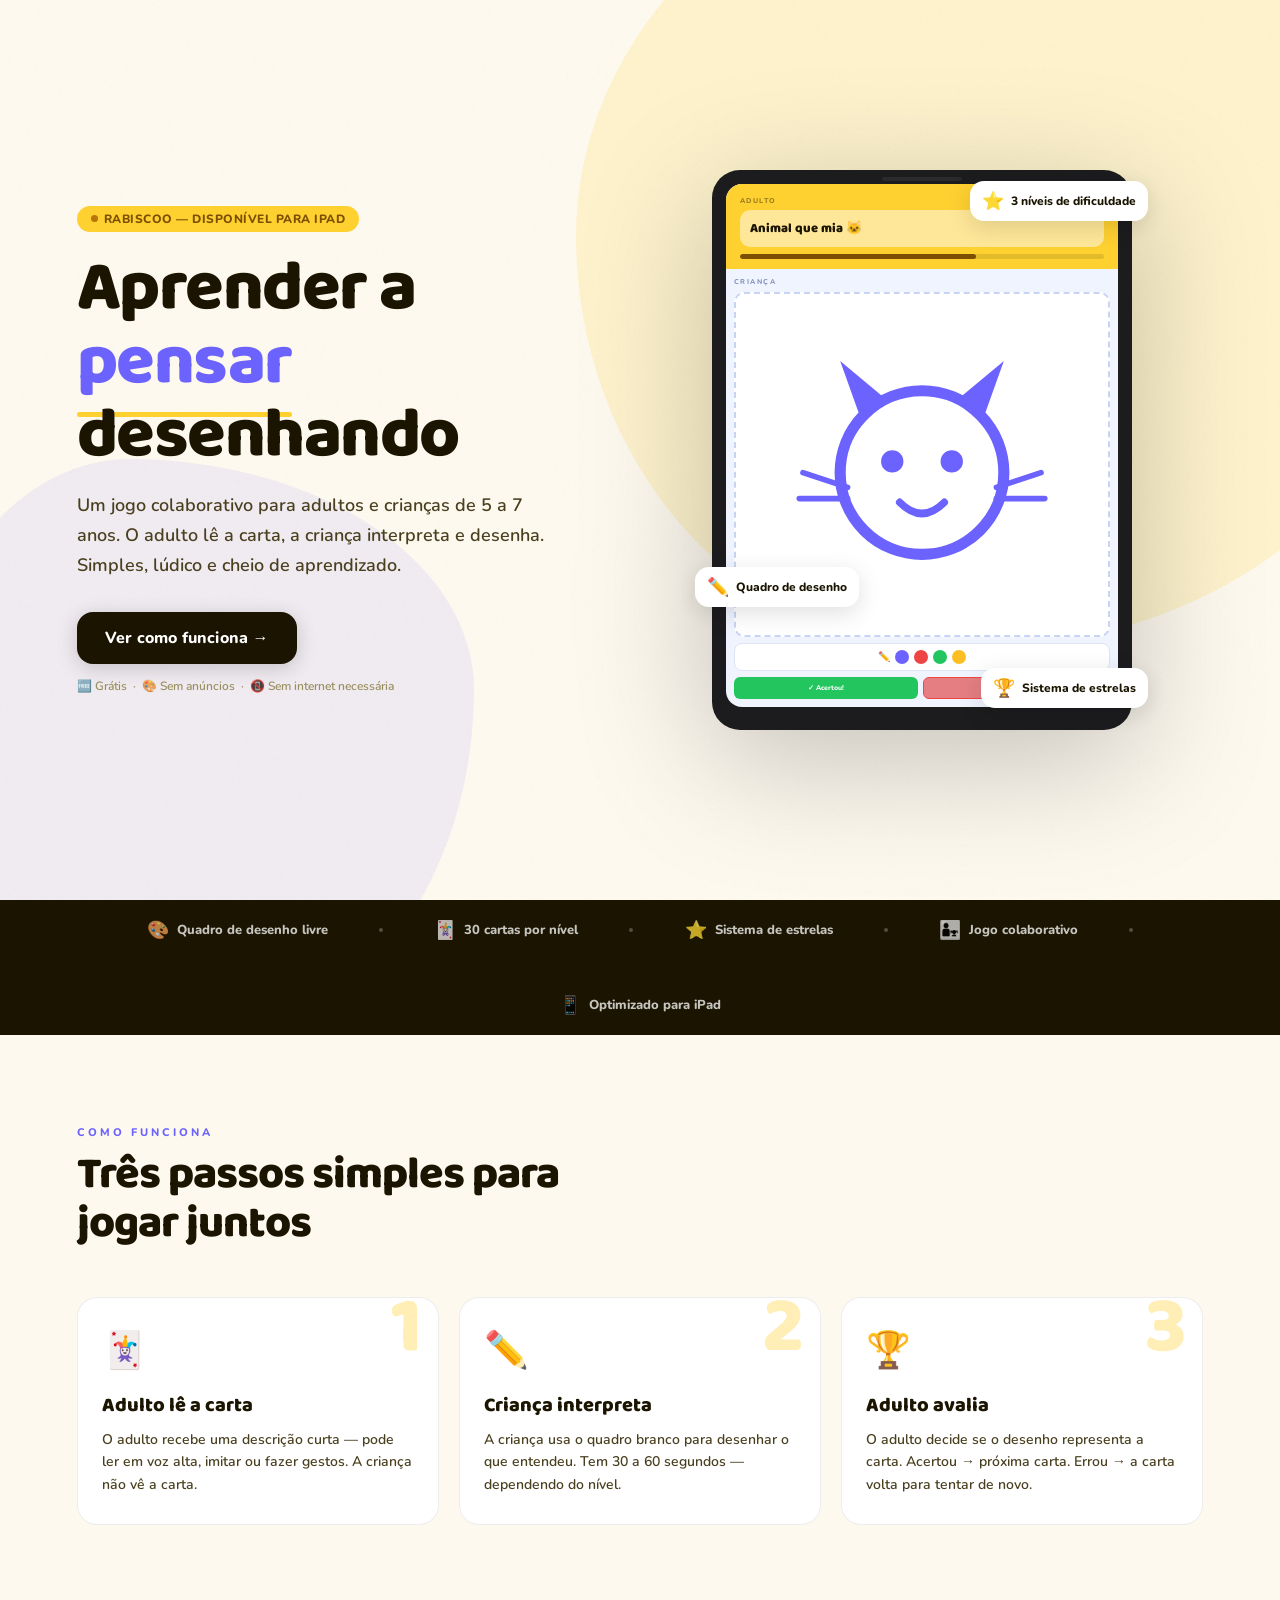
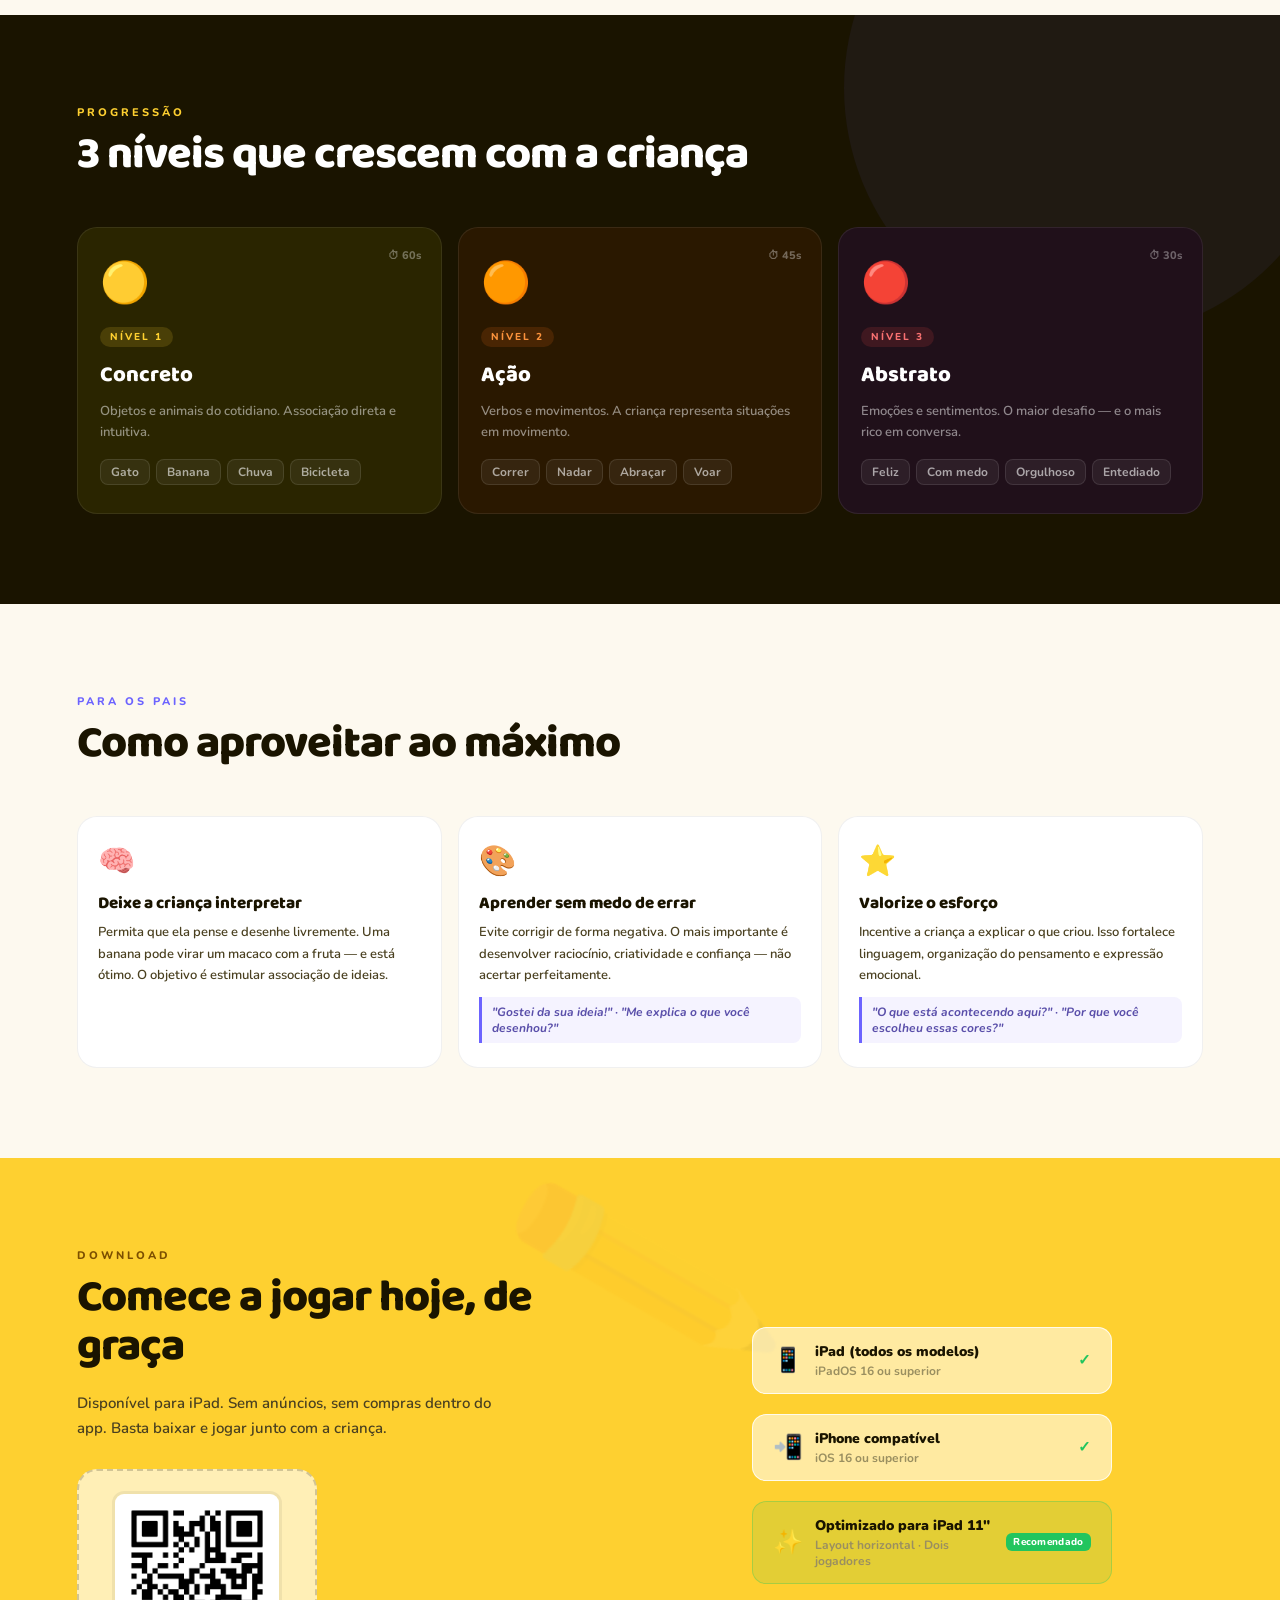
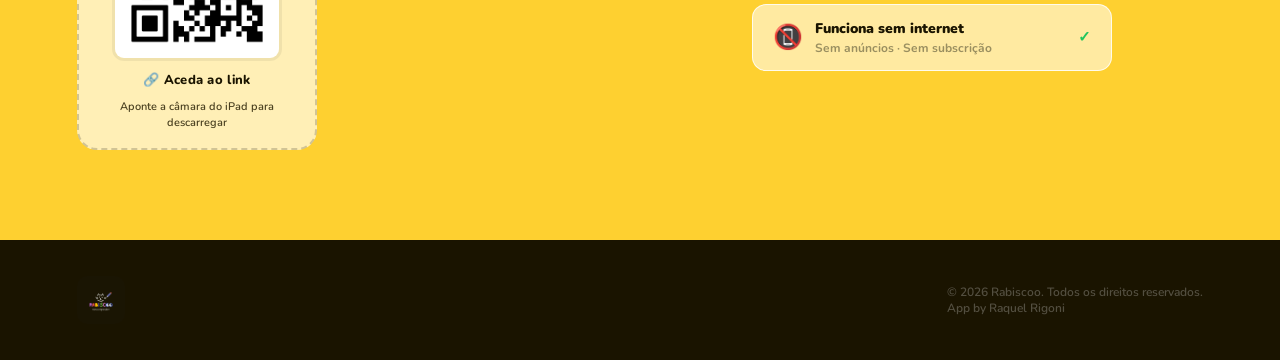
<file: index.html>
<!DOCTYPE html>
<html lang="pt-BR">
<head>
<meta charset="UTF-8"/>
<meta name="viewport" content="width=device-width, initial-scale=1.0"/>
<title>Rabiscoo — App para iPad</title>
<link rel="preconnect" href="https://fonts.googleapis.com"/>
<link rel="preconnect" href="https://fonts.gstatic.com" crossorigin/>
<link href="https://fonts.googleapis.com/css2?family=Baloo+2:wght@400;600;700;800;900&family=Nunito:wght@400;600;700;800&display=swap" rel="stylesheet"/>
<style>
:root {
  --yellow:   #FED030;
  --yellow-d: #e8bc1a;
  --purple:   #6c63ff;
  --purple-d: #4e46d4;
  --red:      #ef4444;
  --green:    #22c55e;
  --bg:       #fdf9ef;
  --ink:      #1a1400;
  --ink2:     #4a4020;
  --muted:    #9a8f60;
  --card-bg:  #ffffff;
  --radius:   20px;
  --font-display: 'Baloo 2', cursive;
  --font-body:    'Nunito', sans-serif;
}

*, *::before, *::after { box-sizing: border-box; margin: 0; padding: 0; }

html { scroll-behavior: smooth; }

body {
  font-family: var(--font-body);
  background: var(--bg);
  color: var(--ink);
  overflow-x: hidden;
}

/* ── NOISE TEXTURE OVERLAY ── */
body::before {
  content: '';
  position: fixed; inset: 0; z-index: 0;
  background-image: url("data:image/svg+xml,%3Csvg viewBox='0 0 256 256' xmlns='http://www.w3.org/2000/svg'%3E%3Cfilter id='noise'%3E%3CfeTurbulence type='fractalNoise' baseFrequency='0.9' numOctaves='4' stitchTiles='stitch'/%3E%3C/filter%3E%3Crect width='100%25' height='100%25' filter='url(%23noise)' opacity='0.03'/%3E%3C/svg%3E");
  pointer-events: none;
  opacity: .5;
}

/* ── LAYOUT ── */
.page { position: relative; z-index: 1; }

/* ━━━━━━━━━━━━━━━━━━━━━
   HERO
━━━━━━━━━━━━━━━━━━━━━ */
.hero {
  min-height: 100svh;
  display: grid;
  grid-template-columns: 1fr 1fr;
  align-items: center;
  gap: 0;
  padding: 0 6vw;
  position: relative;
  overflow: hidden;
}

/* blob background */
.hero::before {
  content: '';
  position: absolute;
  top: -20%; right: -10%;
  width: 65vw; height: 65vw;
  border-radius: 60% 40% 55% 45% / 50% 60% 40% 50%;
  background: var(--yellow);
  opacity: .18;
  animation: blobmove 10s ease-in-out infinite alternate;
  pointer-events: none;
}
.hero::after {
  content: '';
  position: absolute;
  bottom: -15%; left: -8%;
  width: 45vw; height: 45vw;
  border-radius: 40% 60% 45% 55% / 60% 40% 60% 40%;
  background: var(--purple);
  opacity: .09;
  animation: blobmove2 13s ease-in-out infinite alternate;
  pointer-events: none;
}
@keyframes blobmove  { from{transform:rotate(0deg) scale(1)} to{transform:rotate(20deg) scale(1.08)} }
@keyframes blobmove2 { from{transform:rotate(0deg) scale(1)} to{transform:rotate(-15deg) scale(1.1)} }

.hero-text { position: relative; z-index: 3; padding: 80px 0; }

.hero-badge {
  display: inline-flex;
  align-items: center;
  gap: 6px;
  background: var(--yellow);
  border-radius: 99px;
  padding: 5px 14px;
  font-size: 12px;
  font-weight: 800;
  color: #7c4f00;
  letter-spacing: .5px;
  text-transform: uppercase;
  margin-bottom: 20px;
  animation: fadein .6s ease both;
}
.hero-badge-dot {
  width: 7px; height: 7px;
  border-radius: 50%;
  background: #b8760a;
  animation: pulse-dot 1.5s ease infinite;
}
@keyframes pulse-dot {
  0%,100% { transform: scale(1); opacity: 1; }
  50%      { transform: scale(1.5); opacity: .6; }
}

.hero-title {
  font-family: var(--font-display);
  font-size: clamp(42px, 5.5vw, 72px);
  font-weight: 900;
  line-height: 1.05;
  color: var(--ink);
  letter-spacing: -1.5px;
  animation: fadein .7s .1s ease both;
}
.hero-title em {
  font-style: normal;
  color: var(--purple);
  position: relative;
}
.hero-title em::after {
  content: '';
  position: absolute;
  bottom: 2px; left: 0; right: 0;
  height: 5px;
  background: var(--yellow);
  border-radius: 3px;
  z-index: -1;
}

.hero-sub {
  font-size: clamp(15px, 1.6vw, 18px);
  font-weight: 600;
  color: var(--ink2);
  line-height: 1.65;
  margin-top: 18px;
  max-width: 480px;
  animation: fadein .7s .2s ease both;
}

.hero-cta-row {
  display: flex;
  align-items: center;
  gap: 14px;
  margin-top: 32px;
  flex-wrap: wrap;
  animation: fadein .7s .3s ease both;
}

.btn-download {
  display: inline-flex;
  align-items: center;
  gap: 10px;
  background: var(--ink);
  color: #fff;
  border: none;
  border-radius: 16px;
  padding: 15px 28px;
  font-family: var(--font-body);
  font-size: 16px;
  font-weight: 800;
  cursor: pointer;
  text-decoration: none;
  transition: transform .15s, box-shadow .15s, background .15s;
  box-shadow: 0 4px 20px rgba(0,0,0,0.18);
  letter-spacing: .2px;
}
.btn-download:hover {
  transform: translateY(-2px);
  box-shadow: 0 8px 28px rgba(0,0,0,0.22);
  background: #2a2000;
}
.btn-download:active { transform: scale(.97); }

.btn-secondary {
  display: inline-flex;
  align-items: center;
  gap: 7px;
  background: transparent;
  color: var(--ink2);
  border: 2px solid rgba(0,0,0,0.15);
  border-radius: 16px;
  padding: 13px 20px;
  font-family: var(--font-body);
  font-size: 14px;
  font-weight: 800;
  cursor: pointer;
  text-decoration: none;
  transition: border-color .15s, background .15s;
}
.btn-secondary:hover { border-color: var(--purple); background: rgba(108,99,255,.05); color: var(--purple); }

.hero-note {
  margin-top: 14px;
  font-size: 12px;
  font-weight: 600;
  color: var(--muted);
  display: flex;
  align-items: center;
  gap: 6px;
  animation: fadein .7s .4s ease both;
}

/* ── IPAD MOCKUP ── */
.hero-visual {
  position: relative;
  z-index: 2;
  display: flex;
  align-items: center;
  justify-content: center;
  padding: 60px 0;
  animation: fadein .8s .2s ease both;
}

.ipad-wrap {
  position: relative;
  width: min(420px, 40vw);
  filter: drop-shadow(0 32px 64px rgba(0,0,0,0.22));
}
.ipad-frame {
  background: #1c1c1e;
  border-radius: 28px;
  padding: 14px;
  position: relative;
  aspect-ratio: 3/4;
}
.ipad-frame::before {
  content: '';
  position: absolute;
  top: 7px; left: 50%; transform: translateX(-50%);
  width: 80px; height: 4px;
  background: #2a2a2c;
  border-radius: 3px;
}
.ipad-screen {
  background: #f0f4ff;
  border-radius: 16px;
  overflow: hidden;
  width: 100%;
  aspect-ratio: 3/4;
  display: flex;
  flex-direction: column;
  position: relative;
}

/* mini app preview inside iPad */
.mini-adult {
  background: var(--yellow);
  padding: 12px 14px 10px;
  flex-shrink: 0;
}
.mini-card {
  background: rgba(255,255,255,.5);
  border-radius: 10px;
  padding: 8px 10px;
  font-family: var(--font-display);
  font-size: 13px;
  font-weight: 800;
  color: var(--ink);
}
.mini-timer {
  height: 5px;
  background: rgba(0,0,0,.1);
  border-radius: 99px;
  margin-top: 7px;
  overflow: hidden;
}
.mini-timer-fill {
  height: 100%;
  width: 65%;
  background: #7c4f00;
  border-radius: 99px;
  animation: timerloop 4s ease-in-out infinite alternate;
}
@keyframes timerloop { from{width:100%} to{width:10%} }

.mini-child {
  flex: 1;
  padding: 8px;
  display: flex;
  flex-direction: column;
  gap: 6px;
}
.mini-canvas {
  flex: 1;
  background: #fff;
  border-radius: 10px;
  border: 2px dashed #c8d4f5;
  position: relative;
  overflow: hidden;
}
.mini-drawing {
  position: absolute; inset: 0;
}
.mini-toolbar {
  height: 28px;
  background: #fff;
  border-radius: 8px;
  border: 1.5px solid #dde5f5;
  display: flex;
  align-items: center;
  justify-content: center;
  gap: 5px;
  padding: 0 8px;
  flex-shrink: 0;
}
.mini-color {
  width: 14px; height: 14px; border-radius: 50%;
}
.mini-btns { display: flex; gap: 5px; flex-shrink: 0; }
.mini-btn-g {
  flex: 1; height: 22px;
  background: #22c55e;
  border-radius: 6px;
  font-size: 7px; font-weight: 800; color: #fff;
  display: flex; align-items: center; justify-content: center;
}
.mini-btn-r {
  flex: 1; height: 22px;
  background: rgba(220,38,38,.57);
  border: 1.5px solid #ef4444;
  border-radius: 6px;
  font-size: 7px; font-weight: 800; color: #fff;
  display: flex; align-items: center; justify-content: center;
}

/* floating elements around iPad */
.float-badge {
  position: absolute;
  background: #fff;
  border-radius: 14px;
  padding: 8px 12px;
  display: flex;
  align-items: center;
  gap: 7px;
  font-family: var(--font-body);
  font-size: 12px;
  font-weight: 800;
  color: var(--ink);
  box-shadow: 0 6px 24px rgba(0,0,0,0.13);
  white-space: nowrap;
}
.float-badge .fb-ico { font-size: 18px; }

.float1 { top: 2%; right: -4%; animation: float1 5s ease-in-out infinite alternate; z-index: 1; }
.float2 { bottom: 22%; left: -4%; animation: float2 6s ease-in-out infinite alternate; z-index: 1; }
.float3 { bottom: 4%; right: -4%; animation: float1 7s 1s ease-in-out infinite alternate; z-index: 1; }

@keyframes float1 { from{transform:translateY(0) rotate(-2deg)} to{transform:translateY(-10px) rotate(2deg)} }
@keyframes float2 { from{transform:translateY(0) rotate(2deg)} to{transform:translateY(-12px) rotate(-2deg)} }

/* ━━━━━━━━━━━━━━━━━━━━━
   FEATURES STRIP
━━━━━━━━━━━━━━━━━━━━━ */
.strip {
  background: var(--ink);
  padding: 18px 6vw;
  display: flex;
  align-items: center;
  justify-content: center;
  gap: clamp(24px, 4vw, 60px);
  flex-wrap: wrap;
  overflow: hidden;
  position: relative;
}
.strip-item {
  display: flex;
  align-items: center;
  gap: 8px;
  font-size: 13px;
  font-weight: 800;
  color: rgba(255,255,255,.75);
  white-space: nowrap;
}
.strip-item .si-ico { font-size: 18px; }
.strip-dot { width: 4px; height: 4px; border-radius: 50%; background: rgba(255,255,255,.25); }

/* ━━━━━━━━━━━━━━━━━━━━━
   HOW IT WORKS
━━━━━━━━━━━━━━━━━━━━━ */
.section { padding: 90px 6vw; }

.section-label {
  font-size: 11px;
  font-weight: 800;
  letter-spacing: 3px;
  text-transform: uppercase;
  color: var(--purple);
  margin-bottom: 10px;
}
.section-title {
  font-family: var(--font-display);
  font-size: clamp(28px, 3.5vw, 46px);
  font-weight: 900;
  line-height: 1.1;
  color: var(--ink);
  letter-spacing: -1px;
  max-width: 560px;
  margin-bottom: 48px;
}

.steps-grid {
  display: grid;
  grid-template-columns: repeat(3, 1fr);
  gap: 20px;
}
.step-card {
  background: var(--card-bg);
  border-radius: var(--radius);
  padding: 28px 24px;
  border: 1.5px solid rgba(0,0,0,0.07);
  position: relative;
  overflow: hidden;
  transition: transform .2s, box-shadow .2s;
}
.step-card:hover {
  transform: translateY(-4px);
  box-shadow: 0 16px 40px rgba(0,0,0,0.09);
}
.step-card::before {
  content: attr(data-num);
  position: absolute;
  top: -10px; right: 16px;
  font-family: var(--font-display);
  font-size: 80px;
  font-weight: 900;
  color: var(--yellow);
  opacity: .35;
  line-height: 1;
  pointer-events: none;
}
.step-icon { font-size: 36px; margin-bottom: 14px; }
.step-title {
  font-family: var(--font-display);
  font-size: 20px;
  font-weight: 800;
  color: var(--ink);
  margin-bottom: 8px;
}
.step-desc {
  font-size: 14px;
  font-weight: 600;
  color: var(--ink2);
  line-height: 1.6;
}

/* ━━━━━━━━━━━━━━━━━━━━━
   LEVELS SECTION
━━━━━━━━━━━━━━━━━━━━━ */
.levels-section {
  background: var(--ink);
  padding: 90px 6vw;
  position: relative;
  overflow: hidden;
}
.levels-section::before {
  content: '';
  position: absolute;
  top: -30%; right: -5%;
  width: 500px; height: 500px;
  border-radius: 50%;
  background: var(--purple);
  opacity: .07;
  pointer-events: none;
}

.levels-section .section-label { color: var(--yellow); }
.levels-section .section-title { color: #fff; max-width: 100%; }

.levels-grid {
  display: grid;
  grid-template-columns: repeat(3, 1fr);
  gap: 16px;
  margin-top: 40px;
}
.level-card {
  border-radius: var(--radius);
  padding: 28px 22px;
  border: 1.5px solid rgba(255,255,255,.08);
  position: relative;
  overflow: hidden;
  transition: transform .2s, border-color .2s;
}
.level-card:hover {
  transform: translateY(-4px);
  border-color: rgba(255,255,255,.18);
}
.level-card-1 { background: #2a2500; }
.level-card-2 { background: #2a1800; }
.level-card-3 { background: #20101a; }

.level-emoji { font-size: 40px; margin-bottom: 14px; }
.level-badge-pill {
  display: inline-block;
  font-size: 10px;
  font-weight: 800;
  letter-spacing: 2px;
  text-transform: uppercase;
  padding: 3px 10px;
  border-radius: 99px;
  margin-bottom: 10px;
}
.lvl1 .level-badge-pill { background: rgba(254,208,48,.15); color: var(--yellow); }
.lvl2 .level-badge-pill { background: rgba(249,115,22,.15); color: #fb923c; }
.lvl3 .level-badge-pill { background: rgba(239,68,68,.15);  color: #f87171; }

.level-card-title {
  font-family: var(--font-display);
  font-size: 22px;
  font-weight: 900;
  color: #fff;
  margin-bottom: 8px;
}
.level-card-desc {
  font-size: 13px;
  font-weight: 600;
  color: rgba(255,255,255,.5);
  line-height: 1.6;
  margin-bottom: 16px;
}
.level-card-examples {
  display: flex;
  flex-wrap: wrap;
  gap: 6px;
}
.example-chip {
  background: rgba(255,255,255,.06);
  border: 1px solid rgba(255,255,255,.1);
  border-radius: 8px;
  padding: 4px 10px;
  font-size: 12px;
  font-weight: 700;
  color: rgba(255,255,255,.6);
}
.level-timer-badge {
  position: absolute;
  top: 20px; right: 20px;
  font-size: 11px;
  font-weight: 800;
  color: rgba(255,255,255,.35);
  display: flex;
  align-items: center;
  gap: 4px;
}

/* ━━━━━━━━━━━━━━━━━━━━━
   TIPS / PEDAGOGY
━━━━━━━━━━━━━━━━━━━━━ */
.tips-grid {
  display: grid;
  grid-template-columns: repeat(3, 1fr);
  gap: 16px;
}
.tip-card {
  background: var(--card-bg);
  border-radius: var(--radius);
  padding: 24px 20px;
  border: 1.5px solid rgba(0,0,0,0.06);
  transition: transform .2s, box-shadow .2s;
}
.tip-card:hover { transform: translateY(-3px); box-shadow: 0 12px 32px rgba(0,0,0,0.07); }
.tip-icon { font-size: 30px; margin-bottom: 12px; }
.tip-title {
  font-family: var(--font-display);
  font-size: 17px;
  font-weight: 800;
  color: var(--ink);
  margin-bottom: 8px;
  line-height: 1.2;
}
.tip-text {
  font-size: 13px;
  font-weight: 600;
  color: var(--ink2);
  line-height: 1.65;
}
.tip-quote {
  background: #f5f3ff;
  border-left: 3px solid var(--purple);
  border-radius: 0 8px 8px 0;
  padding: 7px 10px;
  margin-top: 10px;
  font-size: 12px;
  font-style: italic;
  color: #5a4faa;
  font-weight: 700;
}

/* ━━━━━━━━━━━━━━━━━━━━━
   CTA DOWNLOAD
━━━━━━━━━━━━━━━━━━━━━ */
.cta-section {
  background: var(--yellow);
  padding: 90px 6vw;
  display: grid;
  grid-template-columns: 1fr 1fr;
  gap: 40px;
  align-items: center;
  position: relative;
  overflow: hidden;
}
.cta-section::before {
  content: '✏️';
  position: absolute;
  font-size: 200px;
  opacity: .07;
  top: -20px; right: 40%;
  pointer-events: none;
  transform: rotate(-15deg);
}
.cta-text .section-label { color: #7c4f00; }
.cta-text .section-title { color: var(--ink); margin-bottom: 20px; }
.cta-desc {
  font-size: 15px;
  font-weight: 600;
  color: var(--ink2);
  line-height: 1.65;
  margin-bottom: 28px;
  max-width: 440px;
}
.cta-btns { display: flex; flex-direction: column; gap: 10px; max-width: 320px; }

.download-card {
  background: var(--ink);
  border-radius: 18px;
  padding: 18px 20px;
  display: flex;
  align-items: center;
  gap: 14px;
  cursor: pointer;
  text-decoration: none;
  transition: transform .15s, box-shadow .15s;
  box-shadow: 0 6px 24px rgba(0,0,0,0.2);
}
.download-card:hover { transform: translateY(-2px); box-shadow: 0 12px 32px rgba(0,0,0,0.28); }
.download-card:active { transform: scale(.98); }
.dc-icon { font-size: 32px; flex-shrink: 0; }
.dc-text { flex: 1; }
.dc-small { font-size: 11px; color: rgba(255,255,255,.5); font-weight: 700; letter-spacing: .3px; }
.dc-big { font-size: 18px; font-weight: 900; color: #fff; font-family: var(--font-display); }
.dc-arrow { color: rgba(255,255,255,.35); font-size: 20px; }

.qr-box {
  background: rgba(255,255,255,0.65);
  border-radius: 20px;
  padding: 20px 20px 16px;
  display: flex;
  flex-direction: column;
  align-items: center;
  gap: 10px;
  border: 2px dashed rgba(0,0,0,.18);
  max-width: 240px;
  transition: border-color .2s, background .2s;
}
.qr-box:hover { border-color: rgba(0,0,0,.35); background: rgba(255,255,255,0.85); }
.qr-img {
  width: 170px;
  height: 170px;
  border-radius: 12px;
  display: block;
  object-fit: cover;
  border: 3px solid rgba(0,0,0,.06);
}
.qr-label {
  font-size: 13px;
  font-weight: 800;
  color: var(--ink);
  letter-spacing: .3px;
}
.qr-sub {
  font-size: 11px;
  font-weight: 600;
  color: var(--ink2);
  text-align: center;
  line-height: 1.5;
}

.cta-visual {
  display: flex;
  flex-direction: column;
  align-items: center;
  gap: 20px;
  position: relative;
  z-index: 1;
}
.device-spec {
  background: rgba(255,255,255,.55);
  border-radius: 14px;
  padding: 14px 20px;
  display: flex;
  align-items: center;
  gap: 12px;
  font-size: 13px;
  font-weight: 700;
  color: var(--ink2);
  border: 1.5px solid rgba(255,255,255,.8);
  width: 100%;
  max-width: 360px;
}
.ds-icon { font-size: 24px; flex-shrink: 0; }
.ds-info { flex: 1; }
.ds-name { font-weight: 900; color: var(--ink); font-size: 14px; }
.ds-check { color: var(--green); font-weight: 900; font-size: 15px; }
.ds-version {
  display: inline-block;
  background: var(--green);
  color: #fff;
  font-size: 10px;
  font-weight: 800;
  border-radius: 6px;
  padding: 2px 7px;
  letter-spacing: .3px;
}

/* ━━━━━━━━━━━━━━━━━━━━━
   FOOTER
━━━━━━━━━━━━━━━━━━━━━ */
footer {
  background: var(--ink);
  padding: 36px 6vw;
  display: flex;
  align-items: center;
  justify-content: space-between;
  gap: 20px;
  flex-wrap: wrap;
}
.footer-brand {
  display: flex;
  align-items: center;
  gap: 10px;
  font-family: var(--font-display);
  font-size: 20px;
  font-weight: 900;
  color: #fff;
}
.footer-links {
  display: flex;
  gap: 24px;
  flex-wrap: wrap;
}
.footer-links a {
  font-size: 13px;
  font-weight: 700;
  color: rgba(255,255,255,.4);
  text-decoration: none;
  transition: color .15s;
}
.footer-links a:hover { color: rgba(255,255,255,.8); }
.footer-copy {
  font-size: 12px;
  font-weight: 600;
  color: rgba(255,255,255,.25);
}

/* ━━━━━━━━━━━━━━━━━━━━━
   ANIMATIONS & UTILS
━━━━━━━━━━━━━━━━━━━━━ */
@keyframes fadein { from{opacity:0;transform:translateY(16px)} to{opacity:1;transform:translateY(0)} }

.reveal {
  opacity: 0;
  transform: translateY(24px);
  transition: opacity .6s ease, transform .6s ease;
}
.reveal.visible { opacity: 1; transform: translateY(0); }

/* ━━━━━━━━━━━━━━━━━━━━━
   RESPONSIVE — iPad 11" (834px landscape/portrait)
━━━━━━━━━━━━━━━━━━━━━ */
@media (max-width: 1024px) {
  .hero { padding: 0 5vw; gap: 20px; }
  .ipad-wrap { width: min(360px, 42vw); }
  .steps-grid, .levels-grid, .tips-grid { grid-template-columns: repeat(3, 1fr); gap: 14px; }
  .cta-section { grid-template-columns: 1fr 1fr; gap: 30px; }
}

@media (max-width: 834px) {
  /* iPad 11" portrait */
  .hero {
    grid-template-columns: 1fr;
    text-align: center;
    padding: 60px 6vw 40px;
    min-height: auto;
  }
  .hero-text { padding: 0; order: 2; }
  .hero-visual { order: 1; padding: 40px 0 20px; }
  .ipad-wrap { width: min(280px, 55vw); }
  .hero-sub { margin: 14px auto 0; }
  .hero-cta-row { justify-content: center; }
  .hero-note { justify-content: center; }
  .hero-badge { margin: 0 auto 18px; }

  .steps-grid { grid-template-columns: 1fr; gap: 12px; }
  .levels-grid { grid-template-columns: 1fr; gap: 12px; }
  .tips-grid { grid-template-columns: 1fr; gap: 12px; }

  .cta-section { grid-template-columns: 1fr; }
  .cta-btns { max-width: 100%; }
  .cta-visual { width: 100%; }

  footer { justify-content: center; text-align: center; }
  .footer-links { justify-content: center; }
}

@media (max-width: 600px) {
  .hero { padding: 50px 5vw 30px; }
  .section { padding: 60px 5vw; }
  .levels-section, .cta-section { padding: 60px 5vw; }
  .strip { gap: 16px; padding: 14px 5vw; }
  .strip-dot { display: none; }
}
</style>
</head>
<body>
<div class="page">

  <!-- ━━━━━━━━ HERO ━━━━━━━━ -->
  <section class="hero">
    <div class="hero-text">
      <div class="hero-badge">
        <div class="hero-badge-dot"></div>
        Rabiscoo — Disponível para iPad
      </div>
      <h1 class="hero-title">
        Aprender a<br><em>pensar</em> desenhando
      </h1>
      <p class="hero-sub">
        Um jogo colaborativo para adultos e crianças de 5 a 7 anos. O adulto lê a carta, a criança interpreta e desenha. Simples, lúdico e cheio de aprendizado.
      </p>
      <div class="hero-cta-row">
        <a href="#como-funciona" class="btn-download">Ver como funciona →</a>
      </div>
      <div class="hero-note">
        🆓 Grátis &nbsp;·&nbsp; 🎨 Sem anúncios &nbsp;·&nbsp; 📵 Sem internet necessária
      </div>
    </div>

    <div class="hero-visual">
      <div class="ipad-wrap">
        <!-- Floating badges -->
        <div class="float-badge float1">
          <span class="fb-ico">⭐</span>
          <span>3 níveis de dificuldade</span>
        </div>
        <div class="float-badge float2">
          <span class="fb-ico">✏️</span>
          <span>Quadro de desenho</span>
        </div>
        <div class="float-badge float3">
          <span class="fb-ico">🏆</span>
          <span>Sistema de estrelas</span>
        </div>

        <div class="ipad-frame">
          <div class="ipad-screen">
            <!-- Adult zone -->
            <div class="mini-adult">
              <div style="font-size:7px;font-weight:800;letter-spacing:1.5px;text-transform:uppercase;color:rgba(0,0,0,0.4);margin-bottom:5px">Adulto</div>
              <div class="mini-card">Animal que mia 🐱</div>
              <div class="mini-timer"><div class="mini-timer-fill"></div></div>
            </div>
            <!-- Child zone -->
            <div class="mini-child">
              <div style="font-size:7px;font-weight:800;letter-spacing:1.5px;text-transform:uppercase;color:#8896c0">Criança</div>
              <div class="mini-canvas">
                <svg class="mini-drawing" viewBox="0 0 100 100" xmlns="http://www.w3.org/2000/svg">
                  <!-- Simple cat drawing -->
                  <circle cx="50" cy="48" r="22" fill="none" stroke="#6c63ff" stroke-width="3" stroke-linecap="round"/>
                  <polygon points="33,32 28,18 40,28" fill="#6c63ff"/>
                  <polygon points="67,32 72,18 60,28" fill="#6c63ff"/>
                  <circle cx="42" cy="45" r="3" fill="#6c63ff"/>
                  <circle cx="58" cy="45" r="3" fill="#6c63ff"/>
                  <path d="M44 56 Q50 62 56 56" fill="none" stroke="#6c63ff" stroke-width="2" stroke-linecap="round"/>
                  <line x1="30" y1="52" x2="18" y2="48" stroke="#6c63ff" stroke-width="1.5" stroke-linecap="round"/>
                  <line x1="30" y1="55" x2="17" y2="55" stroke="#6c63ff" stroke-width="1.5" stroke-linecap="round"/>
                  <line x1="70" y1="52" x2="82" y2="48" stroke="#6c63ff" stroke-width="1.5" stroke-linecap="round"/>
                  <line x1="70" y1="55" x2="83" y2="55" stroke="#6c63ff" stroke-width="1.5" stroke-linecap="round"/>
                </svg>
              </div>
              <div class="mini-toolbar">
                <span style="font-size:10px">✏️</span>
                <div class="mini-color" style="background:#6c63ff"></div>
                <div class="mini-color" style="background:#ef4444"></div>
                <div class="mini-color" style="background:#22c55e"></div>
                <div class="mini-color" style="background:#fbbf24"></div>
              </div>
              <div class="mini-btns">
                <div class="mini-btn-g">✓ Acertou!</div>
                <div class="mini-btn-r">↩ Tentar</div>
              </div>
            </div>
          </div>
        </div>
      </div>
    </div>
  </section>

  <!-- ━━━━━━━━ STRIP ━━━━━━━━ -->
  <div class="strip">
    <div class="strip-item"><span class="si-ico">🎨</span> Quadro de desenho livre</div>
    <div class="strip-dot"></div>
    <div class="strip-item"><span class="si-ico">🃏</span> 30 cartas por nível</div>
    <div class="strip-dot"></div>
    <div class="strip-item"><span class="si-ico">⭐</span> Sistema de estrelas</div>
    <div class="strip-dot"></div>
    <div class="strip-item"><span class="si-ico">👨‍👧</span> Jogo colaborativo</div>
    <div class="strip-dot"></div>
    <div class="strip-item"><span class="si-ico">📱</span> Optimizado para iPad</div>
  </div>

  <!-- ━━━━━━━━ HOW IT WORKS ━━━━━━━━ -->
  <section class="section" id="como-funciona">
    <div class="section-label">Como funciona</div>
    <div class="section-title">Três passos simples para jogar juntos</div>
    <div class="steps-grid">
      <div class="step-card reveal" data-num="1">
        <div class="step-icon">🃏</div>
        <div class="step-title">Adulto lê a carta</div>
        <div class="step-desc">O adulto recebe uma descrição curta — pode ler em voz alta, imitar ou fazer gestos. A criança não vê a carta.</div>
      </div>
      <div class="step-card reveal" data-num="2" style="transition-delay:.1s">
        <div class="step-icon">✏️</div>
        <div class="step-title">Criança interpreta</div>
        <div class="step-desc">A criança usa o quadro branco para desenhar o que entendeu. Tem 30 a 60 segundos — dependendo do nível.</div>
      </div>
      <div class="step-card reveal" data-num="3" style="transition-delay:.2s">
        <div class="step-icon">🏆</div>
        <div class="step-title">Adulto avalia</div>
        <div class="step-desc">O adulto decide se o desenho representa a carta. Acertou → próxima carta. Errou → a carta volta para tentar de novo.</div>
      </div>
    </div>
  </section>

  <!-- ━━━━━━━━ LEVELS ━━━━━━━━ -->
  <section class="levels-section">
    <div class="section-label">Progressão</div>
    <div class="section-title" style="color:#fff">3 níveis que crescem com a criança</div>
    <div class="levels-grid">
      <div class="level-card level-card-1 lvl1 reveal">
        <div class="level-timer-badge">⏱ 60s</div>
        <div class="level-emoji">🟡</div>
        <div class="level-badge-pill">Nível 1</div>
        <div class="level-card-title">Concreto</div>
        <div class="level-card-desc">Objetos e animais do cotidiano. Associação direta e intuitiva.</div>
        <div class="level-card-examples">
          <span class="example-chip">Gato</span>
          <span class="example-chip">Banana</span>
          <span class="example-chip">Chuva</span>
          <span class="example-chip">Bicicleta</span>
        </div>
      </div>
      <div class="level-card level-card-2 lvl2 reveal" style="transition-delay:.1s">
        <div class="level-timer-badge">⏱ 45s</div>
        <div class="level-emoji">🟠</div>
        <div class="level-badge-pill">Nível 2</div>
        <div class="level-card-title">Ação</div>
        <div class="level-card-desc">Verbos e movimentos. A criança representa situações em movimento.</div>
        <div class="level-card-examples">
          <span class="example-chip">Correr</span>
          <span class="example-chip">Nadar</span>
          <span class="example-chip">Abraçar</span>
          <span class="example-chip">Voar</span>
        </div>
      </div>
      <div class="level-card level-card-3 lvl3 reveal" style="transition-delay:.2s">
        <div class="level-timer-badge">⏱ 30s</div>
        <div class="level-emoji">🔴</div>
        <div class="level-badge-pill">Nível 3</div>
        <div class="level-card-title">Abstrato</div>
        <div class="level-card-desc">Emoções e sentimentos. O maior desafio — e o mais rico em conversa.</div>
        <div class="level-card-examples">
          <span class="example-chip">Feliz</span>
          <span class="example-chip">Com medo</span>
          <span class="example-chip">Orgulhoso</span>
          <span class="example-chip">Entediado</span>
        </div>
      </div>
    </div>
  </section>

  <!-- ━━━━━━━━ TIPS ━━━━━━━━ -->
  <section class="section">
    <div class="section-label">Para os pais</div>
    <div class="section-title">Como aproveitar ao máximo</div>
    <div class="tips-grid">
      <div class="tip-card reveal">
        <div class="tip-icon">🧠</div>
        <div class="tip-title">Deixe a criança interpretar</div>
        <div class="tip-text">Permita que ela pense e desenhe livremente. Uma banana pode virar um macaco com a fruta — e está ótimo. O objetivo é estimular associação de ideias.</div>
      </div>
      <div class="tip-card reveal" style="transition-delay:.1s">
        <div class="tip-icon">🎨</div>
        <div class="tip-title">Aprender sem medo de errar</div>
        <div class="tip-text">Evite corrigir de forma negativa. O mais importante é desenvolver raciocínio, criatividade e confiança — não acertar perfeitamente.</div>
        <div class="tip-quote">"Gostei da sua ideia!" · "Me explica o que você desenhou?"</div>
      </div>
      <div class="tip-card reveal" style="transition-delay:.2s">
        <div class="tip-icon">⭐</div>
        <div class="tip-title">Valorize o esforço</div>
        <div class="tip-text">Incentive a criança a explicar o que criou. Isso fortalece linguagem, organização do pensamento e expressão emocional.</div>
        <div class="tip-quote">"O que está acontecendo aqui?" · "Por que você escolheu essas cores?"</div>
      </div>
    </div>
  </section>

  <!-- ━━━━━━━━ DOWNLOAD CTA ━━━━━━━━ -->
  <section class="cta-section" id="download">
    <div class="cta-text">
      <div class="section-label">Download</div>
      <div class="section-title">Comece a jogar hoje, de graça</div>
      <p class="cta-desc">Disponível para iPad. Sem anúncios, sem compras dentro do app. Basta baixar e jogar junto com a criança.</p>
      <div class="cta-btns">
        <div class="qr-box">
          <img src="rabiscoo-qr.jpeg" alt="QR Code Rabiscoo" class="qr-img"/>
          <div class="qr-label">🔗 Aceda ao link</div>
          <div class="qr-sub">Aponte a câmara do iPad para descarregar</div>
        </div>
      </div>
    </div>
    <div class="cta-visual">
      <div class="device-spec">
        <span class="ds-icon">📱</span>
        <div class="ds-info">
          <div class="ds-name">iPad (todos os modelos)</div>
          <div style="font-size:12px;color:var(--muted);margin-top:2px">iPadOS 16 ou superior</div>
        </div>
        <span class="ds-check">✓</span>
      </div>
      <div class="device-spec">
        <span class="ds-icon">📲</span>
        <div class="ds-info">
          <div class="ds-name">iPhone compatível</div>
          <div style="font-size:12px;color:var(--muted);margin-top:2px">iOS 16 ou superior</div>
        </div>
        <span class="ds-check">✓</span>
      </div>
      <div class="device-spec" style="background:rgba(34,197,94,.12);border-color:rgba(34,197,94,.3)">
        <span class="ds-icon">✨</span>
        <div class="ds-info">
          <div class="ds-name">Optimizado para iPad 11"</div>
          <div style="font-size:12px;color:var(--muted);margin-top:2px">Layout horizontal · Dois jogadores</div>
        </div>
        <span class="ds-version">Recomendado</span>
      </div>
      <div class="device-spec">
        <span class="ds-icon">📵</span>
        <div class="ds-info">
          <div class="ds-name">Funciona sem internet</div>
          <div style="font-size:12px;color:var(--muted);margin-top:2px">Sem anúncios · Sem subscrição</div>
        </div>
        <span class="ds-check">✓</span>
      </div>
    </div>
  </section>

  <!-- ━━━━━━━━ FOOTER ━━━━━━━━ -->
  <footer>
    <div class="footer-brand">
      <img src="rabiscoo-logo.gif" alt="Rabiscoo" style="height:48px;border-radius:10px;"/>
    </div>
    <div class="footer-copy">© 2026 Rabiscoo. Todos os direitos reservados.<br>App by Raquel Rigoni</div>
  </footer>

</div>

<script>
// ── SCROLL REVEAL ──
const revealEls = document.querySelectorAll('.reveal');
const obs = new IntersectionObserver((entries) => {
  entries.forEach(e => {
    if (e.isIntersecting) { e.target.classList.add('visible'); obs.unobserve(e.target); }
  });
}, { threshold: 0.12 });
revealEls.forEach(el => obs.observe(el));

// ── SMOOTH SCROLL ──
document.querySelectorAll('a[href^="#"]').forEach(a => {
  a.addEventListener('click', e => {
    const t = document.querySelector(a.getAttribute('href'));
    if (t) { e.preventDefault(); t.scrollIntoView({ behavior: 'smooth' }); }
  });
});
</script>
</body>
</html>
</file>
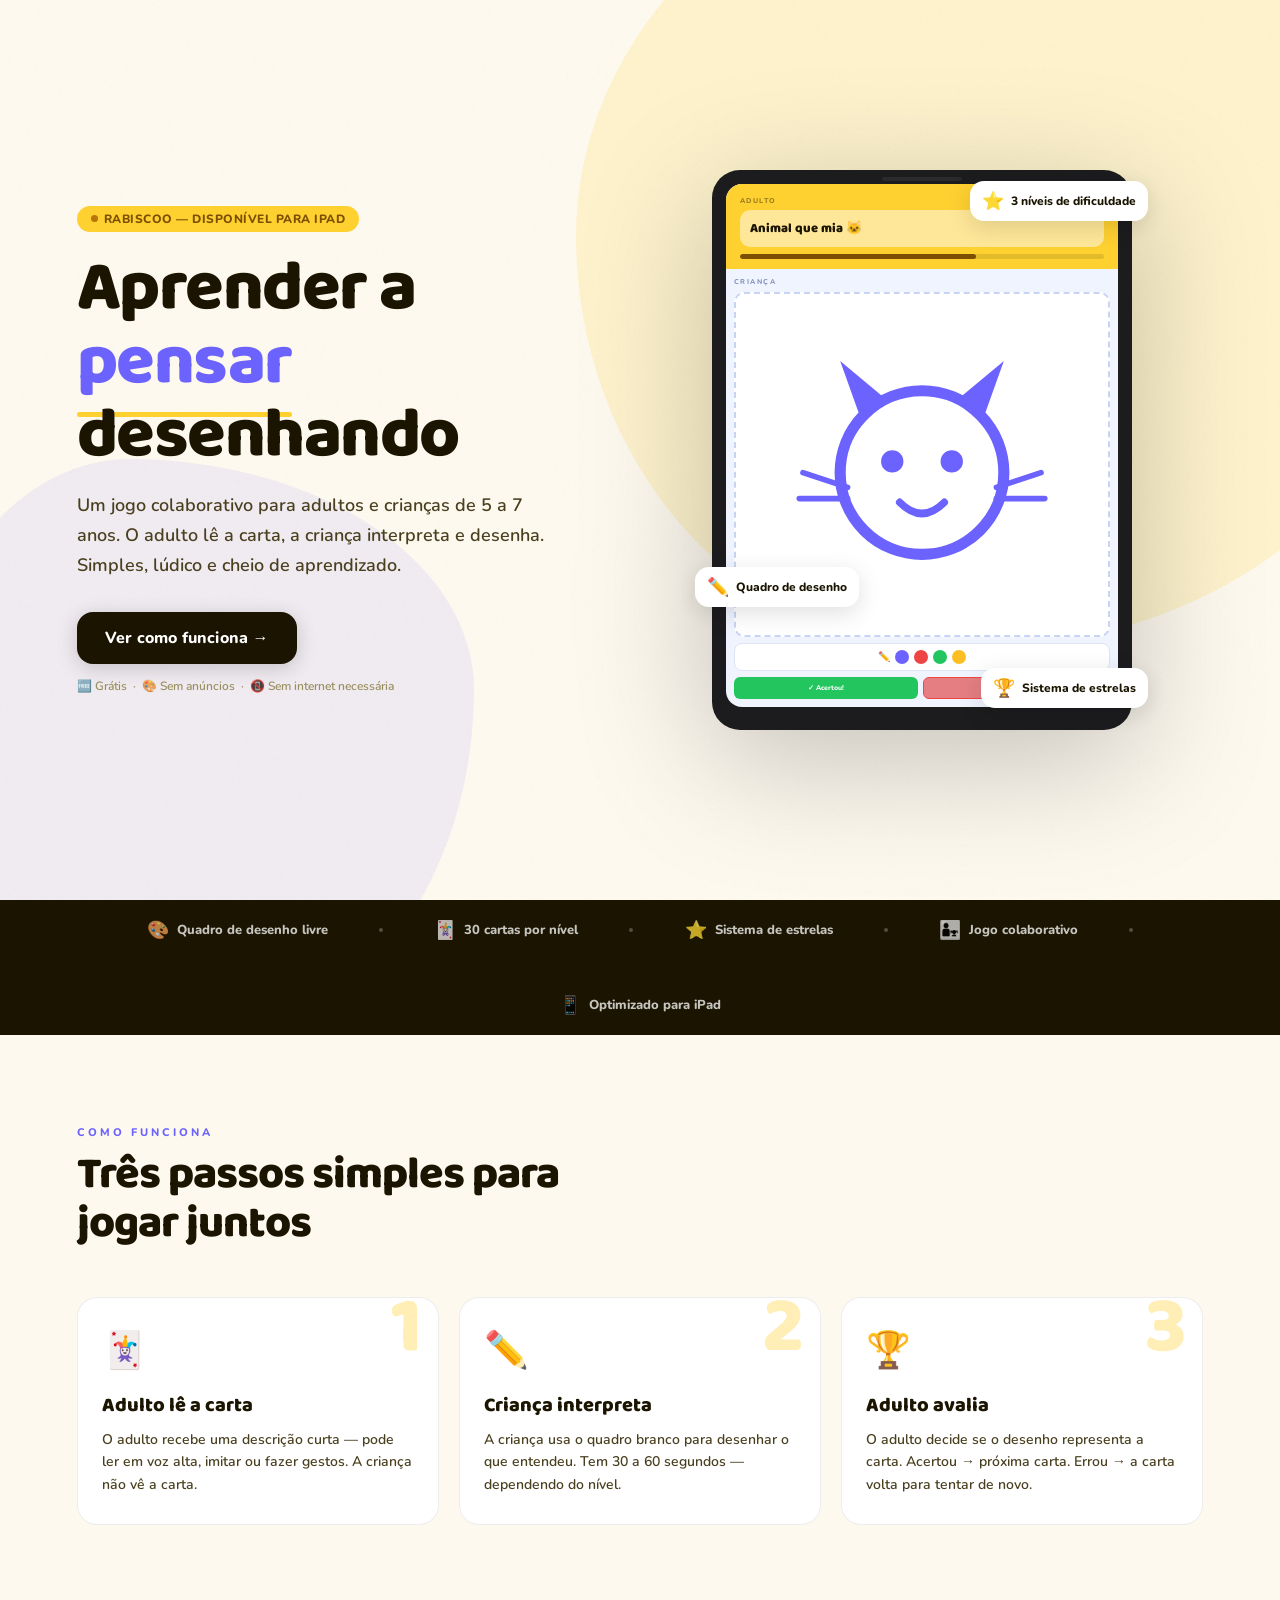
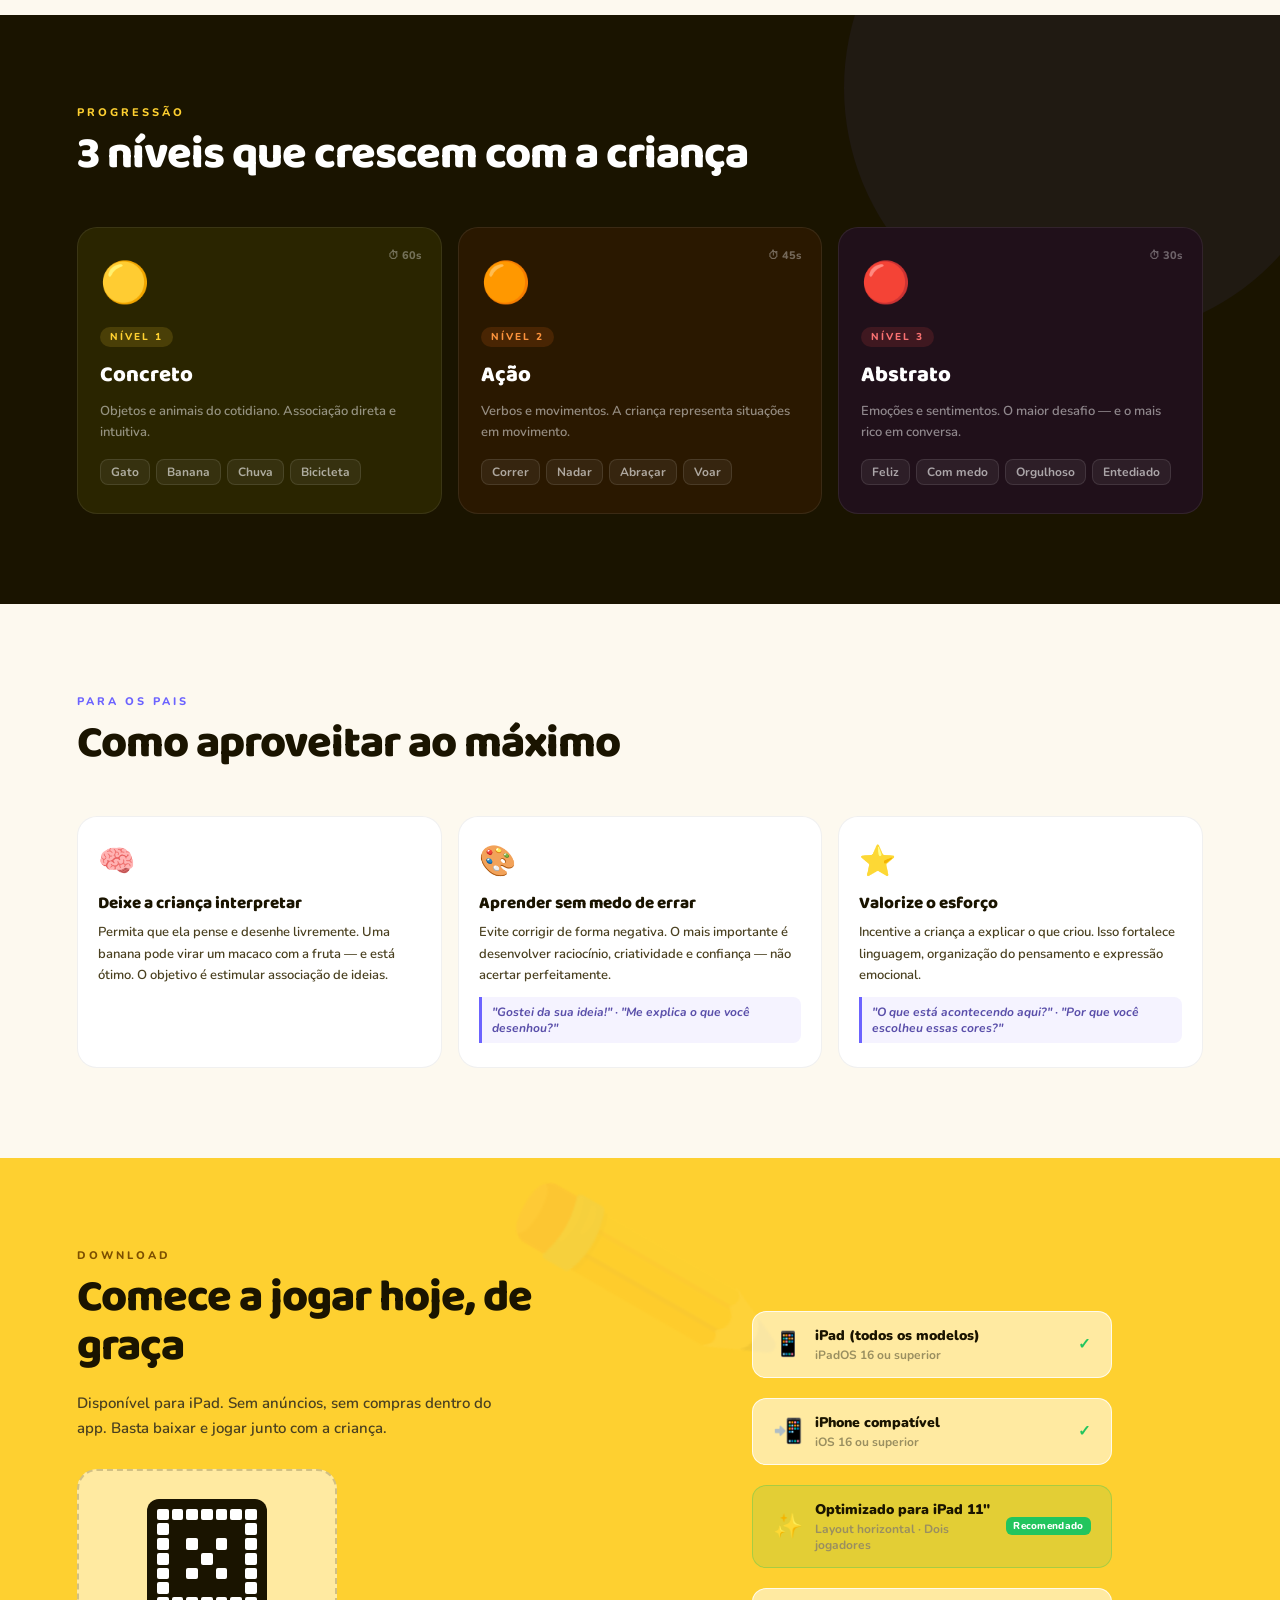
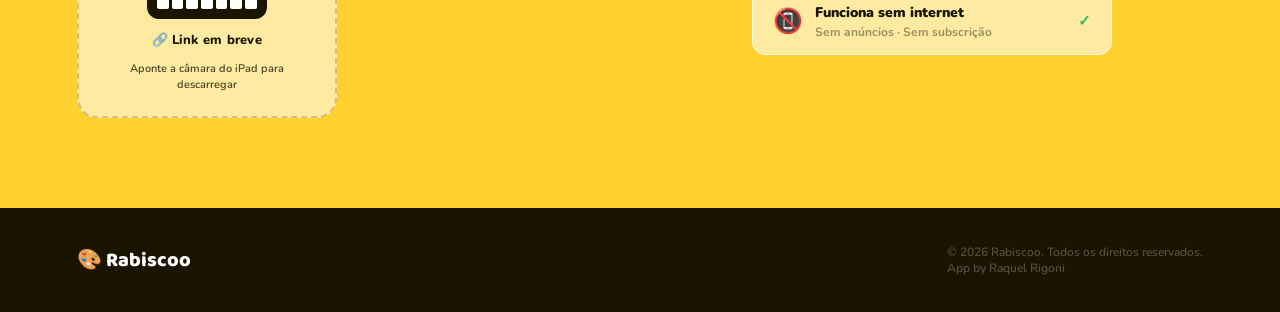
<file: index2.html>
<!DOCTYPE html>
<html lang="pt-BR">
<head>
<meta charset="UTF-8"/>
<meta name="viewport" content="width=device-width, initial-scale=1.0"/>
<title>Rabiscoo — App para iPad</title>
<link rel="preconnect" href="https://fonts.googleapis.com"/>
<link rel="preconnect" href="https://fonts.gstatic.com" crossorigin/>
<link href="https://fonts.googleapis.com/css2?family=Baloo+2:wght@400;600;700;800;900&family=Nunito:wght@400;600;700;800&display=swap" rel="stylesheet"/>
<style>
:root {
  --yellow:   #FED030;
  --yellow-d: #e8bc1a;
  --purple:   #6c63ff;
  --purple-d: #4e46d4;
  --red:      #ef4444;
  --green:    #22c55e;
  --bg:       #fdf9ef;
  --ink:      #1a1400;
  --ink2:     #4a4020;
  --muted:    #9a8f60;
  --card-bg:  #ffffff;
  --radius:   20px;
  --font-display: 'Baloo 2', cursive;
  --font-body:    'Nunito', sans-serif;
}

*, *::before, *::after { box-sizing: border-box; margin: 0; padding: 0; }

html { scroll-behavior: smooth; }

body {
  font-family: var(--font-body);
  background: var(--bg);
  color: var(--ink);
  overflow-x: hidden;
}

/* ── NOISE TEXTURE OVERLAY ── */
body::before {
  content: '';
  position: fixed; inset: 0; z-index: 0;
  background-image: url("data:image/svg+xml,%3Csvg viewBox='0 0 256 256' xmlns='http://www.w3.org/2000/svg'%3E%3Cfilter id='noise'%3E%3CfeTurbulence type='fractalNoise' baseFrequency='0.9' numOctaves='4' stitchTiles='stitch'/%3E%3C/filter%3E%3Crect width='100%25' height='100%25' filter='url(%23noise)' opacity='0.03'/%3E%3C/svg%3E");
  pointer-events: none;
  opacity: .5;
}

/* ── LAYOUT ── */
.page { position: relative; z-index: 1; }

/* ━━━━━━━━━━━━━━━━━━━━━
   HERO
━━━━━━━━━━━━━━━━━━━━━ */
.hero {
  min-height: 100svh;
  display: grid;
  grid-template-columns: 1fr 1fr;
  align-items: center;
  gap: 0;
  padding: 0 6vw;
  position: relative;
  overflow: hidden;
}

/* blob background */
.hero::before {
  content: '';
  position: absolute;
  top: -20%; right: -10%;
  width: 65vw; height: 65vw;
  border-radius: 60% 40% 55% 45% / 50% 60% 40% 50%;
  background: var(--yellow);
  opacity: .18;
  animation: blobmove 10s ease-in-out infinite alternate;
  pointer-events: none;
}
.hero::after {
  content: '';
  position: absolute;
  bottom: -15%; left: -8%;
  width: 45vw; height: 45vw;
  border-radius: 40% 60% 45% 55% / 60% 40% 60% 40%;
  background: var(--purple);
  opacity: .09;
  animation: blobmove2 13s ease-in-out infinite alternate;
  pointer-events: none;
}
@keyframes blobmove  { from{transform:rotate(0deg) scale(1)} to{transform:rotate(20deg) scale(1.08)} }
@keyframes blobmove2 { from{transform:rotate(0deg) scale(1)} to{transform:rotate(-15deg) scale(1.1)} }

.hero-text { position: relative; z-index: 3; padding: 80px 0; }

.hero-badge {
  display: inline-flex;
  align-items: center;
  gap: 6px;
  background: var(--yellow);
  border-radius: 99px;
  padding: 5px 14px;
  font-size: 12px;
  font-weight: 800;
  color: #7c4f00;
  letter-spacing: .5px;
  text-transform: uppercase;
  margin-bottom: 20px;
  animation: fadein .6s ease both;
}
.hero-badge-dot {
  width: 7px; height: 7px;
  border-radius: 50%;
  background: #b8760a;
  animation: pulse-dot 1.5s ease infinite;
}
@keyframes pulse-dot {
  0%,100% { transform: scale(1); opacity: 1; }
  50%      { transform: scale(1.5); opacity: .6; }
}

.hero-title {
  font-family: var(--font-display);
  font-size: clamp(42px, 5.5vw, 72px);
  font-weight: 900;
  line-height: 1.05;
  color: var(--ink);
  letter-spacing: -1.5px;
  animation: fadein .7s .1s ease both;
}
.hero-title em {
  font-style: normal;
  color: var(--purple);
  position: relative;
}
.hero-title em::after {
  content: '';
  position: absolute;
  bottom: 2px; left: 0; right: 0;
  height: 5px;
  background: var(--yellow);
  border-radius: 3px;
  z-index: -1;
}

.hero-sub {
  font-size: clamp(15px, 1.6vw, 18px);
  font-weight: 600;
  color: var(--ink2);
  line-height: 1.65;
  margin-top: 18px;
  max-width: 480px;
  animation: fadein .7s .2s ease both;
}

.hero-cta-row {
  display: flex;
  align-items: center;
  gap: 14px;
  margin-top: 32px;
  flex-wrap: wrap;
  animation: fadein .7s .3s ease both;
}

.btn-download {
  display: inline-flex;
  align-items: center;
  gap: 10px;
  background: var(--ink);
  color: #fff;
  border: none;
  border-radius: 16px;
  padding: 15px 28px;
  font-family: var(--font-body);
  font-size: 16px;
  font-weight: 800;
  cursor: pointer;
  text-decoration: none;
  transition: transform .15s, box-shadow .15s, background .15s;
  box-shadow: 0 4px 20px rgba(0,0,0,0.18);
  letter-spacing: .2px;
}
.btn-download:hover {
  transform: translateY(-2px);
  box-shadow: 0 8px 28px rgba(0,0,0,0.22);
  background: #2a2000;
}
.btn-download:active { transform: scale(.97); }

.btn-secondary {
  display: inline-flex;
  align-items: center;
  gap: 7px;
  background: transparent;
  color: var(--ink2);
  border: 2px solid rgba(0,0,0,0.15);
  border-radius: 16px;
  padding: 13px 20px;
  font-family: var(--font-body);
  font-size: 14px;
  font-weight: 800;
  cursor: pointer;
  text-decoration: none;
  transition: border-color .15s, background .15s;
}
.btn-secondary:hover { border-color: var(--purple); background: rgba(108,99,255,.05); color: var(--purple); }

.hero-note {
  margin-top: 14px;
  font-size: 12px;
  font-weight: 600;
  color: var(--muted);
  display: flex;
  align-items: center;
  gap: 6px;
  animation: fadein .7s .4s ease both;
}

/* ── IPAD MOCKUP ── */
.hero-visual {
  position: relative;
  z-index: 2;
  display: flex;
  align-items: center;
  justify-content: center;
  padding: 60px 0;
  animation: fadein .8s .2s ease both;
}

.ipad-wrap {
  position: relative;
  width: min(420px, 40vw);
  filter: drop-shadow(0 32px 64px rgba(0,0,0,0.22));
}
.ipad-frame {
  background: #1c1c1e;
  border-radius: 28px;
  padding: 14px;
  position: relative;
  aspect-ratio: 3/4;
}
.ipad-frame::before {
  content: '';
  position: absolute;
  top: 7px; left: 50%; transform: translateX(-50%);
  width: 80px; height: 4px;
  background: #2a2a2c;
  border-radius: 3px;
}
.ipad-screen {
  background: #f0f4ff;
  border-radius: 16px;
  overflow: hidden;
  width: 100%;
  aspect-ratio: 3/4;
  display: flex;
  flex-direction: column;
  position: relative;
}

/* mini app preview inside iPad */
.mini-adult {
  background: var(--yellow);
  padding: 12px 14px 10px;
  flex-shrink: 0;
}
.mini-card {
  background: rgba(255,255,255,.5);
  border-radius: 10px;
  padding: 8px 10px;
  font-family: var(--font-display);
  font-size: 13px;
  font-weight: 800;
  color: var(--ink);
}
.mini-timer {
  height: 5px;
  background: rgba(0,0,0,.1);
  border-radius: 99px;
  margin-top: 7px;
  overflow: hidden;
}
.mini-timer-fill {
  height: 100%;
  width: 65%;
  background: #7c4f00;
  border-radius: 99px;
  animation: timerloop 4s ease-in-out infinite alternate;
}
@keyframes timerloop { from{width:100%} to{width:10%} }

.mini-child {
  flex: 1;
  padding: 8px;
  display: flex;
  flex-direction: column;
  gap: 6px;
}
.mini-canvas {
  flex: 1;
  background: #fff;
  border-radius: 10px;
  border: 2px dashed #c8d4f5;
  position: relative;
  overflow: hidden;
}
.mini-drawing {
  position: absolute; inset: 0;
}
.mini-toolbar {
  height: 28px;
  background: #fff;
  border-radius: 8px;
  border: 1.5px solid #dde5f5;
  display: flex;
  align-items: center;
  justify-content: center;
  gap: 5px;
  padding: 0 8px;
  flex-shrink: 0;
}
.mini-color {
  width: 14px; height: 14px; border-radius: 50%;
}
.mini-btns { display: flex; gap: 5px; flex-shrink: 0; }
.mini-btn-g {
  flex: 1; height: 22px;
  background: #22c55e;
  border-radius: 6px;
  font-size: 7px; font-weight: 800; color: #fff;
  display: flex; align-items: center; justify-content: center;
}
.mini-btn-r {
  flex: 1; height: 22px;
  background: rgba(220,38,38,.57);
  border: 1.5px solid #ef4444;
  border-radius: 6px;
  font-size: 7px; font-weight: 800; color: #fff;
  display: flex; align-items: center; justify-content: center;
}

/* floating elements around iPad */
.float-badge {
  position: absolute;
  background: #fff;
  border-radius: 14px;
  padding: 8px 12px;
  display: flex;
  align-items: center;
  gap: 7px;
  font-family: var(--font-body);
  font-size: 12px;
  font-weight: 800;
  color: var(--ink);
  box-shadow: 0 6px 24px rgba(0,0,0,0.13);
  white-space: nowrap;
}
.float-badge .fb-ico { font-size: 18px; }

.float1 { top: 2%; right: -4%; animation: float1 5s ease-in-out infinite alternate; z-index: 1; }
.float2 { bottom: 22%; left: -4%; animation: float2 6s ease-in-out infinite alternate; z-index: 1; }
.float3 { bottom: 4%; right: -4%; animation: float1 7s 1s ease-in-out infinite alternate; z-index: 1; }

@keyframes float1 { from{transform:translateY(0) rotate(-2deg)} to{transform:translateY(-10px) rotate(2deg)} }
@keyframes float2 { from{transform:translateY(0) rotate(2deg)} to{transform:translateY(-12px) rotate(-2deg)} }

/* ━━━━━━━━━━━━━━━━━━━━━
   FEATURES STRIP
━━━━━━━━━━━━━━━━━━━━━ */
.strip {
  background: var(--ink);
  padding: 18px 6vw;
  display: flex;
  align-items: center;
  justify-content: center;
  gap: clamp(24px, 4vw, 60px);
  flex-wrap: wrap;
  overflow: hidden;
  position: relative;
}
.strip-item {
  display: flex;
  align-items: center;
  gap: 8px;
  font-size: 13px;
  font-weight: 800;
  color: rgba(255,255,255,.75);
  white-space: nowrap;
}
.strip-item .si-ico { font-size: 18px; }
.strip-dot { width: 4px; height: 4px; border-radius: 50%; background: rgba(255,255,255,.25); }

/* ━━━━━━━━━━━━━━━━━━━━━
   HOW IT WORKS
━━━━━━━━━━━━━━━━━━━━━ */
.section { padding: 90px 6vw; }

.section-label {
  font-size: 11px;
  font-weight: 800;
  letter-spacing: 3px;
  text-transform: uppercase;
  color: var(--purple);
  margin-bottom: 10px;
}
.section-title {
  font-family: var(--font-display);
  font-size: clamp(28px, 3.5vw, 46px);
  font-weight: 900;
  line-height: 1.1;
  color: var(--ink);
  letter-spacing: -1px;
  max-width: 560px;
  margin-bottom: 48px;
}

.steps-grid {
  display: grid;
  grid-template-columns: repeat(3, 1fr);
  gap: 20px;
}
.step-card {
  background: var(--card-bg);
  border-radius: var(--radius);
  padding: 28px 24px;
  border: 1.5px solid rgba(0,0,0,0.07);
  position: relative;
  overflow: hidden;
  transition: transform .2s, box-shadow .2s;
}
.step-card:hover {
  transform: translateY(-4px);
  box-shadow: 0 16px 40px rgba(0,0,0,0.09);
}
.step-card::before {
  content: attr(data-num);
  position: absolute;
  top: -10px; right: 16px;
  font-family: var(--font-display);
  font-size: 80px;
  font-weight: 900;
  color: var(--yellow);
  opacity: .35;
  line-height: 1;
  pointer-events: none;
}
.step-icon { font-size: 36px; margin-bottom: 14px; }
.step-title {
  font-family: var(--font-display);
  font-size: 20px;
  font-weight: 800;
  color: var(--ink);
  margin-bottom: 8px;
}
.step-desc {
  font-size: 14px;
  font-weight: 600;
  color: var(--ink2);
  line-height: 1.6;
}

/* ━━━━━━━━━━━━━━━━━━━━━
   LEVELS SECTION
━━━━━━━━━━━━━━━━━━━━━ */
.levels-section {
  background: var(--ink);
  padding: 90px 6vw;
  position: relative;
  overflow: hidden;
}
.levels-section::before {
  content: '';
  position: absolute;
  top: -30%; right: -5%;
  width: 500px; height: 500px;
  border-radius: 50%;
  background: var(--purple);
  opacity: .07;
  pointer-events: none;
}

.levels-section .section-label { color: var(--yellow); }
.levels-section .section-title { color: #fff; max-width: 100%; }

.levels-grid {
  display: grid;
  grid-template-columns: repeat(3, 1fr);
  gap: 16px;
  margin-top: 40px;
}
.level-card {
  border-radius: var(--radius);
  padding: 28px 22px;
  border: 1.5px solid rgba(255,255,255,.08);
  position: relative;
  overflow: hidden;
  transition: transform .2s, border-color .2s;
}
.level-card:hover {
  transform: translateY(-4px);
  border-color: rgba(255,255,255,.18);
}
.level-card-1 { background: #2a2500; }
.level-card-2 { background: #2a1800; }
.level-card-3 { background: #20101a; }

.level-emoji { font-size: 40px; margin-bottom: 14px; }
.level-badge-pill {
  display: inline-block;
  font-size: 10px;
  font-weight: 800;
  letter-spacing: 2px;
  text-transform: uppercase;
  padding: 3px 10px;
  border-radius: 99px;
  margin-bottom: 10px;
}
.lvl1 .level-badge-pill { background: rgba(254,208,48,.15); color: var(--yellow); }
.lvl2 .level-badge-pill { background: rgba(249,115,22,.15); color: #fb923c; }
.lvl3 .level-badge-pill { background: rgba(239,68,68,.15);  color: #f87171; }

.level-card-title {
  font-family: var(--font-display);
  font-size: 22px;
  font-weight: 900;
  color: #fff;
  margin-bottom: 8px;
}
.level-card-desc {
  font-size: 13px;
  font-weight: 600;
  color: rgba(255,255,255,.5);
  line-height: 1.6;
  margin-bottom: 16px;
}
.level-card-examples {
  display: flex;
  flex-wrap: wrap;
  gap: 6px;
}
.example-chip {
  background: rgba(255,255,255,.06);
  border: 1px solid rgba(255,255,255,.1);
  border-radius: 8px;
  padding: 4px 10px;
  font-size: 12px;
  font-weight: 700;
  color: rgba(255,255,255,.6);
}
.level-timer-badge {
  position: absolute;
  top: 20px; right: 20px;
  font-size: 11px;
  font-weight: 800;
  color: rgba(255,255,255,.35);
  display: flex;
  align-items: center;
  gap: 4px;
}

/* ━━━━━━━━━━━━━━━━━━━━━
   TIPS / PEDAGOGY
━━━━━━━━━━━━━━━━━━━━━ */
.tips-grid {
  display: grid;
  grid-template-columns: repeat(3, 1fr);
  gap: 16px;
}
.tip-card {
  background: var(--card-bg);
  border-radius: var(--radius);
  padding: 24px 20px;
  border: 1.5px solid rgba(0,0,0,0.06);
  transition: transform .2s, box-shadow .2s;
}
.tip-card:hover { transform: translateY(-3px); box-shadow: 0 12px 32px rgba(0,0,0,0.07); }
.tip-icon { font-size: 30px; margin-bottom: 12px; }
.tip-title {
  font-family: var(--font-display);
  font-size: 17px;
  font-weight: 800;
  color: var(--ink);
  margin-bottom: 8px;
  line-height: 1.2;
}
.tip-text {
  font-size: 13px;
  font-weight: 600;
  color: var(--ink2);
  line-height: 1.65;
}
.tip-quote {
  background: #f5f3ff;
  border-left: 3px solid var(--purple);
  border-radius: 0 8px 8px 0;
  padding: 7px 10px;
  margin-top: 10px;
  font-size: 12px;
  font-style: italic;
  color: #5a4faa;
  font-weight: 700;
}

/* ━━━━━━━━━━━━━━━━━━━━━
   CTA DOWNLOAD
━━━━━━━━━━━━━━━━━━━━━ */
.cta-section {
  background: var(--yellow);
  padding: 90px 6vw;
  display: grid;
  grid-template-columns: 1fr 1fr;
  gap: 40px;
  align-items: center;
  position: relative;
  overflow: hidden;
}
.cta-section::before {
  content: '✏️';
  position: absolute;
  font-size: 200px;
  opacity: .07;
  top: -20px; right: 40%;
  pointer-events: none;
  transform: rotate(-15deg);
}
.cta-text .section-label { color: #7c4f00; }
.cta-text .section-title { color: var(--ink); margin-bottom: 20px; }
.cta-desc {
  font-size: 15px;
  font-weight: 600;
  color: var(--ink2);
  line-height: 1.65;
  margin-bottom: 28px;
  max-width: 440px;
}
.cta-btns { display: flex; flex-direction: column; gap: 10px; max-width: 320px; }

.download-card {
  background: var(--ink);
  border-radius: 18px;
  padding: 18px 20px;
  display: flex;
  align-items: center;
  gap: 14px;
  cursor: pointer;
  text-decoration: none;
  transition: transform .15s, box-shadow .15s;
  box-shadow: 0 6px 24px rgba(0,0,0,0.2);
}
.download-card:hover { transform: translateY(-2px); box-shadow: 0 12px 32px rgba(0,0,0,0.28); }
.download-card:active { transform: scale(.98); }
.dc-icon { font-size: 32px; flex-shrink: 0; }
.dc-text { flex: 1; }
.dc-small { font-size: 11px; color: rgba(255,255,255,.5); font-weight: 700; letter-spacing: .3px; }
.dc-big { font-size: 18px; font-weight: 900; color: #fff; font-family: var(--font-display); }
.dc-arrow { color: rgba(255,255,255,.35); font-size: 20px; }

.qr-box {
  background: rgba(255,255,255,0.55);
  border-radius: 20px;
  padding: 28px 28px 22px;
  display: flex;
  flex-direction: column;
  align-items: center;
  gap: 12px;
  border: 2px dashed rgba(0,0,0,.18);
  max-width: 260px;
  transition: border-color .2s, background .2s;
}
.qr-box:hover { border-color: rgba(0,0,0,.35); background: rgba(255,255,255,0.7); }
.qr-grid {
  width: 120px; height: 120px;
  background: var(--ink);
  border-radius: 12px;
  display: grid;
  grid-template-columns: repeat(7, 1fr);
  grid-template-rows: repeat(7, 1fr);
  padding: 10px;
  gap: 3px;
}
.qr-cell { border-radius: 2px; background: transparent; }
.qr-cell.on { background: #fff; }
.qr-label {
  font-size: 13px;
  font-weight: 800;
  color: var(--ink);
  letter-spacing: .3px;
}
.qr-sub {
  font-size: 11px;
  font-weight: 600;
  color: var(--ink2);
  text-align: center;
  line-height: 1.5;
}

.cta-visual {
  display: flex;
  flex-direction: column;
  align-items: center;
  gap: 20px;
  position: relative;
  z-index: 1;
}
.device-spec {
  background: rgba(255,255,255,.55);
  border-radius: 14px;
  padding: 14px 20px;
  display: flex;
  align-items: center;
  gap: 12px;
  font-size: 13px;
  font-weight: 700;
  color: var(--ink2);
  border: 1.5px solid rgba(255,255,255,.8);
  width: 100%;
  max-width: 360px;
}
.ds-icon { font-size: 24px; flex-shrink: 0; }
.ds-info { flex: 1; }
.ds-name { font-weight: 900; color: var(--ink); font-size: 14px; }
.ds-check { color: var(--green); font-weight: 900; font-size: 15px; }
.ds-version {
  display: inline-block;
  background: var(--green);
  color: #fff;
  font-size: 10px;
  font-weight: 800;
  border-radius: 6px;
  padding: 2px 7px;
  letter-spacing: .3px;
}

/* ━━━━━━━━━━━━━━━━━━━━━
   FOOTER
━━━━━━━━━━━━━━━━━━━━━ */
footer {
  background: var(--ink);
  padding: 36px 6vw;
  display: flex;
  align-items: center;
  justify-content: space-between;
  gap: 20px;
  flex-wrap: wrap;
}
.footer-brand {
  display: flex;
  align-items: center;
  gap: 10px;
  font-family: var(--font-display);
  font-size: 20px;
  font-weight: 900;
  color: #fff;
}
.footer-links {
  display: flex;
  gap: 24px;
  flex-wrap: wrap;
}
.footer-links a {
  font-size: 13px;
  font-weight: 700;
  color: rgba(255,255,255,.4);
  text-decoration: none;
  transition: color .15s;
}
.footer-links a:hover { color: rgba(255,255,255,.8); }
.footer-copy {
  font-size: 12px;
  font-weight: 600;
  color: rgba(255,255,255,.25);
}

/* ━━━━━━━━━━━━━━━━━━━━━
   ANIMATIONS & UTILS
━━━━━━━━━━━━━━━━━━━━━ */
@keyframes fadein { from{opacity:0;transform:translateY(16px)} to{opacity:1;transform:translateY(0)} }

.reveal {
  opacity: 0;
  transform: translateY(24px);
  transition: opacity .6s ease, transform .6s ease;
}
.reveal.visible { opacity: 1; transform: translateY(0); }

/* ━━━━━━━━━━━━━━━━━━━━━
   RESPONSIVE — iPad 11" (834px landscape/portrait)
━━━━━━━━━━━━━━━━━━━━━ */
@media (max-width: 1024px) {
  .hero { padding: 0 5vw; gap: 20px; }
  .ipad-wrap { width: min(360px, 42vw); }
  .steps-grid, .levels-grid, .tips-grid { grid-template-columns: repeat(3, 1fr); gap: 14px; }
  .cta-section { grid-template-columns: 1fr 1fr; gap: 30px; }
}

@media (max-width: 834px) {
  /* iPad 11" portrait */
  .hero {
    grid-template-columns: 1fr;
    text-align: center;
    padding: 60px 6vw 40px;
    min-height: auto;
  }
  .hero-text { padding: 0; order: 2; }
  .hero-visual { order: 1; padding: 40px 0 20px; }
  .ipad-wrap { width: min(280px, 55vw); }
  .hero-sub { margin: 14px auto 0; }
  .hero-cta-row { justify-content: center; }
  .hero-note { justify-content: center; }
  .hero-badge { margin: 0 auto 18px; }

  .steps-grid { grid-template-columns: 1fr; gap: 12px; }
  .levels-grid { grid-template-columns: 1fr; gap: 12px; }
  .tips-grid { grid-template-columns: 1fr; gap: 12px; }

  .cta-section { grid-template-columns: 1fr; }
  .cta-btns { max-width: 100%; }
  .cta-visual { width: 100%; }

  footer { justify-content: center; text-align: center; }
  .footer-links { justify-content: center; }
}

@media (max-width: 600px) {
  .hero { padding: 50px 5vw 30px; }
  .section { padding: 60px 5vw; }
  .levels-section, .cta-section { padding: 60px 5vw; }
  .strip { gap: 16px; padding: 14px 5vw; }
  .strip-dot { display: none; }
}
</style>
</head>
<body>
<div class="page">

  <!-- ━━━━━━━━ HERO ━━━━━━━━ -->
  <section class="hero">
    <div class="hero-text">
      <div class="hero-badge">
        <div class="hero-badge-dot"></div>
        Rabiscoo — Disponível para iPad
      </div>
      <h1 class="hero-title">
        Aprender a<br><em>pensar</em> desenhando
      </h1>
      <p class="hero-sub">
        Um jogo colaborativo para adultos e crianças de 5 a 7 anos. O adulto lê a carta, a criança interpreta e desenha. Simples, lúdico e cheio de aprendizado.
      </p>
      <div class="hero-cta-row">
        <a href="#como-funciona" class="btn-download">Ver como funciona →</a>
      </div>
      <div class="hero-note">
        🆓 Grátis &nbsp;·&nbsp; 🎨 Sem anúncios &nbsp;·&nbsp; 📵 Sem internet necessária
      </div>
    </div>

    <div class="hero-visual">
      <div class="ipad-wrap">
        <!-- Floating badges -->
        <div class="float-badge float1">
          <span class="fb-ico">⭐</span>
          <span>3 níveis de dificuldade</span>
        </div>
        <div class="float-badge float2">
          <span class="fb-ico">✏️</span>
          <span>Quadro de desenho</span>
        </div>
        <div class="float-badge float3">
          <span class="fb-ico">🏆</span>
          <span>Sistema de estrelas</span>
        </div>

        <div class="ipad-frame">
          <div class="ipad-screen">
            <!-- Adult zone -->
            <div class="mini-adult">
              <div style="font-size:7px;font-weight:800;letter-spacing:1.5px;text-transform:uppercase;color:rgba(0,0,0,0.4);margin-bottom:5px">Adulto</div>
              <div class="mini-card">Animal que mia 🐱</div>
              <div class="mini-timer"><div class="mini-timer-fill"></div></div>
            </div>
            <!-- Child zone -->
            <div class="mini-child">
              <div style="font-size:7px;font-weight:800;letter-spacing:1.5px;text-transform:uppercase;color:#8896c0">Criança</div>
              <div class="mini-canvas">
                <svg class="mini-drawing" viewBox="0 0 100 100" xmlns="http://www.w3.org/2000/svg">
                  <!-- Simple cat drawing -->
                  <circle cx="50" cy="48" r="22" fill="none" stroke="#6c63ff" stroke-width="3" stroke-linecap="round"/>
                  <polygon points="33,32 28,18 40,28" fill="#6c63ff"/>
                  <polygon points="67,32 72,18 60,28" fill="#6c63ff"/>
                  <circle cx="42" cy="45" r="3" fill="#6c63ff"/>
                  <circle cx="58" cy="45" r="3" fill="#6c63ff"/>
                  <path d="M44 56 Q50 62 56 56" fill="none" stroke="#6c63ff" stroke-width="2" stroke-linecap="round"/>
                  <line x1="30" y1="52" x2="18" y2="48" stroke="#6c63ff" stroke-width="1.5" stroke-linecap="round"/>
                  <line x1="30" y1="55" x2="17" y2="55" stroke="#6c63ff" stroke-width="1.5" stroke-linecap="round"/>
                  <line x1="70" y1="52" x2="82" y2="48" stroke="#6c63ff" stroke-width="1.5" stroke-linecap="round"/>
                  <line x1="70" y1="55" x2="83" y2="55" stroke="#6c63ff" stroke-width="1.5" stroke-linecap="round"/>
                </svg>
              </div>
              <div class="mini-toolbar">
                <span style="font-size:10px">✏️</span>
                <div class="mini-color" style="background:#6c63ff"></div>
                <div class="mini-color" style="background:#ef4444"></div>
                <div class="mini-color" style="background:#22c55e"></div>
                <div class="mini-color" style="background:#fbbf24"></div>
              </div>
              <div class="mini-btns">
                <div class="mini-btn-g">✓ Acertou!</div>
                <div class="mini-btn-r">↩ Tentar</div>
              </div>
            </div>
          </div>
        </div>
      </div>
    </div>
  </section>

  <!-- ━━━━━━━━ STRIP ━━━━━━━━ -->
  <div class="strip">
    <div class="strip-item"><span class="si-ico">🎨</span> Quadro de desenho livre</div>
    <div class="strip-dot"></div>
    <div class="strip-item"><span class="si-ico">🃏</span> 30 cartas por nível</div>
    <div class="strip-dot"></div>
    <div class="strip-item"><span class="si-ico">⭐</span> Sistema de estrelas</div>
    <div class="strip-dot"></div>
    <div class="strip-item"><span class="si-ico">👨‍👧</span> Jogo colaborativo</div>
    <div class="strip-dot"></div>
    <div class="strip-item"><span class="si-ico">📱</span> Optimizado para iPad</div>
  </div>

  <!-- ━━━━━━━━ HOW IT WORKS ━━━━━━━━ -->
  <section class="section" id="como-funciona">
    <div class="section-label">Como funciona</div>
    <div class="section-title">Três passos simples para jogar juntos</div>
    <div class="steps-grid">
      <div class="step-card reveal" data-num="1">
        <div class="step-icon">🃏</div>
        <div class="step-title">Adulto lê a carta</div>
        <div class="step-desc">O adulto recebe uma descrição curta — pode ler em voz alta, imitar ou fazer gestos. A criança não vê a carta.</div>
      </div>
      <div class="step-card reveal" data-num="2" style="transition-delay:.1s">
        <div class="step-icon">✏️</div>
        <div class="step-title">Criança interpreta</div>
        <div class="step-desc">A criança usa o quadro branco para desenhar o que entendeu. Tem 30 a 60 segundos — dependendo do nível.</div>
      </div>
      <div class="step-card reveal" data-num="3" style="transition-delay:.2s">
        <div class="step-icon">🏆</div>
        <div class="step-title">Adulto avalia</div>
        <div class="step-desc">O adulto decide se o desenho representa a carta. Acertou → próxima carta. Errou → a carta volta para tentar de novo.</div>
      </div>
    </div>
  </section>

  <!-- ━━━━━━━━ LEVELS ━━━━━━━━ -->
  <section class="levels-section">
    <div class="section-label">Progressão</div>
    <div class="section-title" style="color:#fff">3 níveis que crescem com a criança</div>
    <div class="levels-grid">
      <div class="level-card level-card-1 lvl1 reveal">
        <div class="level-timer-badge">⏱ 60s</div>
        <div class="level-emoji">🟡</div>
        <div class="level-badge-pill">Nível 1</div>
        <div class="level-card-title">Concreto</div>
        <div class="level-card-desc">Objetos e animais do cotidiano. Associação direta e intuitiva.</div>
        <div class="level-card-examples">
          <span class="example-chip">Gato</span>
          <span class="example-chip">Banana</span>
          <span class="example-chip">Chuva</span>
          <span class="example-chip">Bicicleta</span>
        </div>
      </div>
      <div class="level-card level-card-2 lvl2 reveal" style="transition-delay:.1s">
        <div class="level-timer-badge">⏱ 45s</div>
        <div class="level-emoji">🟠</div>
        <div class="level-badge-pill">Nível 2</div>
        <div class="level-card-title">Ação</div>
        <div class="level-card-desc">Verbos e movimentos. A criança representa situações em movimento.</div>
        <div class="level-card-examples">
          <span class="example-chip">Correr</span>
          <span class="example-chip">Nadar</span>
          <span class="example-chip">Abraçar</span>
          <span class="example-chip">Voar</span>
        </div>
      </div>
      <div class="level-card level-card-3 lvl3 reveal" style="transition-delay:.2s">
        <div class="level-timer-badge">⏱ 30s</div>
        <div class="level-emoji">🔴</div>
        <div class="level-badge-pill">Nível 3</div>
        <div class="level-card-title">Abstrato</div>
        <div class="level-card-desc">Emoções e sentimentos. O maior desafio — e o mais rico em conversa.</div>
        <div class="level-card-examples">
          <span class="example-chip">Feliz</span>
          <span class="example-chip">Com medo</span>
          <span class="example-chip">Orgulhoso</span>
          <span class="example-chip">Entediado</span>
        </div>
      </div>
    </div>
  </section>

  <!-- ━━━━━━━━ TIPS ━━━━━━━━ -->
  <section class="section">
    <div class="section-label">Para os pais</div>
    <div class="section-title">Como aproveitar ao máximo</div>
    <div class="tips-grid">
      <div class="tip-card reveal">
        <div class="tip-icon">🧠</div>
        <div class="tip-title">Deixe a criança interpretar</div>
        <div class="tip-text">Permita que ela pense e desenhe livremente. Uma banana pode virar um macaco com a fruta — e está ótimo. O objetivo é estimular associação de ideias.</div>
      </div>
      <div class="tip-card reveal" style="transition-delay:.1s">
        <div class="tip-icon">🎨</div>
        <div class="tip-title">Aprender sem medo de errar</div>
        <div class="tip-text">Evite corrigir de forma negativa. O mais importante é desenvolver raciocínio, criatividade e confiança — não acertar perfeitamente.</div>
        <div class="tip-quote">"Gostei da sua ideia!" · "Me explica o que você desenhou?"</div>
      </div>
      <div class="tip-card reveal" style="transition-delay:.2s">
        <div class="tip-icon">⭐</div>
        <div class="tip-title">Valorize o esforço</div>
        <div class="tip-text">Incentive a criança a explicar o que criou. Isso fortalece linguagem, organização do pensamento e expressão emocional.</div>
        <div class="tip-quote">"O que está acontecendo aqui?" · "Por que você escolheu essas cores?"</div>
      </div>
    </div>
  </section>

  <!-- ━━━━━━━━ DOWNLOAD CTA ━━━━━━━━ -->
  <section class="cta-section" id="download">
    <div class="cta-text">
      <div class="section-label">Download</div>
      <div class="section-title">Comece a jogar hoje, de graça</div>
      <p class="cta-desc">Disponível para iPad. Sem anúncios, sem compras dentro do app. Basta baixar e jogar junto com a criança.</p>
      <div class="cta-btns">
        <div class="qr-box">
          <div class="qr-grid" id="qrGrid"></div>
          <div class="qr-label">🔗 Link em breve</div>
          <div class="qr-sub">Aponte a câmara do iPad para descarregar</div>
        </div>
      </div>
    </div>
    <div class="cta-visual">
      <div class="device-spec">
        <span class="ds-icon">📱</span>
        <div class="ds-info">
          <div class="ds-name">iPad (todos os modelos)</div>
          <div style="font-size:12px;color:var(--muted);margin-top:2px">iPadOS 16 ou superior</div>
        </div>
        <span class="ds-check">✓</span>
      </div>
      <div class="device-spec">
        <span class="ds-icon">📲</span>
        <div class="ds-info">
          <div class="ds-name">iPhone compatível</div>
          <div style="font-size:12px;color:var(--muted);margin-top:2px">iOS 16 ou superior</div>
        </div>
        <span class="ds-check">✓</span>
      </div>
      <div class="device-spec" style="background:rgba(34,197,94,.12);border-color:rgba(34,197,94,.3)">
        <span class="ds-icon">✨</span>
        <div class="ds-info">
          <div class="ds-name">Optimizado para iPad 11"</div>
          <div style="font-size:12px;color:var(--muted);margin-top:2px">Layout horizontal · Dois jogadores</div>
        </div>
        <span class="ds-version">Recomendado</span>
      </div>
      <div class="device-spec">
        <span class="ds-icon">📵</span>
        <div class="ds-info">
          <div class="ds-name">Funciona sem internet</div>
          <div style="font-size:12px;color:var(--muted);margin-top:2px">Sem anúncios · Sem subscrição</div>
        </div>
        <span class="ds-check">✓</span>
      </div>
    </div>
  </section>

  <!-- ━━━━━━━━ FOOTER ━━━━━━━━ -->
  <footer>
    <div class="footer-brand">🎨 Rabiscoo</div>
    <div class="footer-copy">© 2026 Rabiscoo. Todos os direitos reservados.<br>App by Raquel Rigoni</div>
  </footer>

</div>

<script>
// ── SCROLL REVEAL ──
const revealEls = document.querySelectorAll('.reveal');
const obs = new IntersectionObserver((entries) => {
  entries.forEach(e => {
    if (e.isIntersecting) { e.target.classList.add('visible'); obs.unobserve(e.target); }
  });
}, { threshold: 0.12 });
revealEls.forEach(el => obs.observe(el));

// ── DECORATIVE QR ──
const qr = document.getElementById('qrGrid');
const pattern = [
  1,1,1,1,1,1,1,
  1,0,0,0,0,0,1,
  1,0,1,0,1,0,1,
  1,0,0,1,0,0,1,
  1,0,1,0,1,0,1,
  1,0,0,0,0,0,1,
  1,1,1,1,1,1,1,
];
pattern.forEach(v => {
  const c = document.createElement('div');
  c.className = 'qr-cell' + (v ? ' on' : '');
  qr.appendChild(c);
});

// ── SMOOTH SCROLL ──
document.querySelectorAll('a[href^="#"]').forEach(a => {
  a.addEventListener('click', e => {
    const t = document.querySelector(a.getAttribute('href'));
    if (t) { e.preventDefault(); t.scrollIntoView({ behavior: 'smooth' }); }
  });
});
</script>
</body>
</html>
</file>
